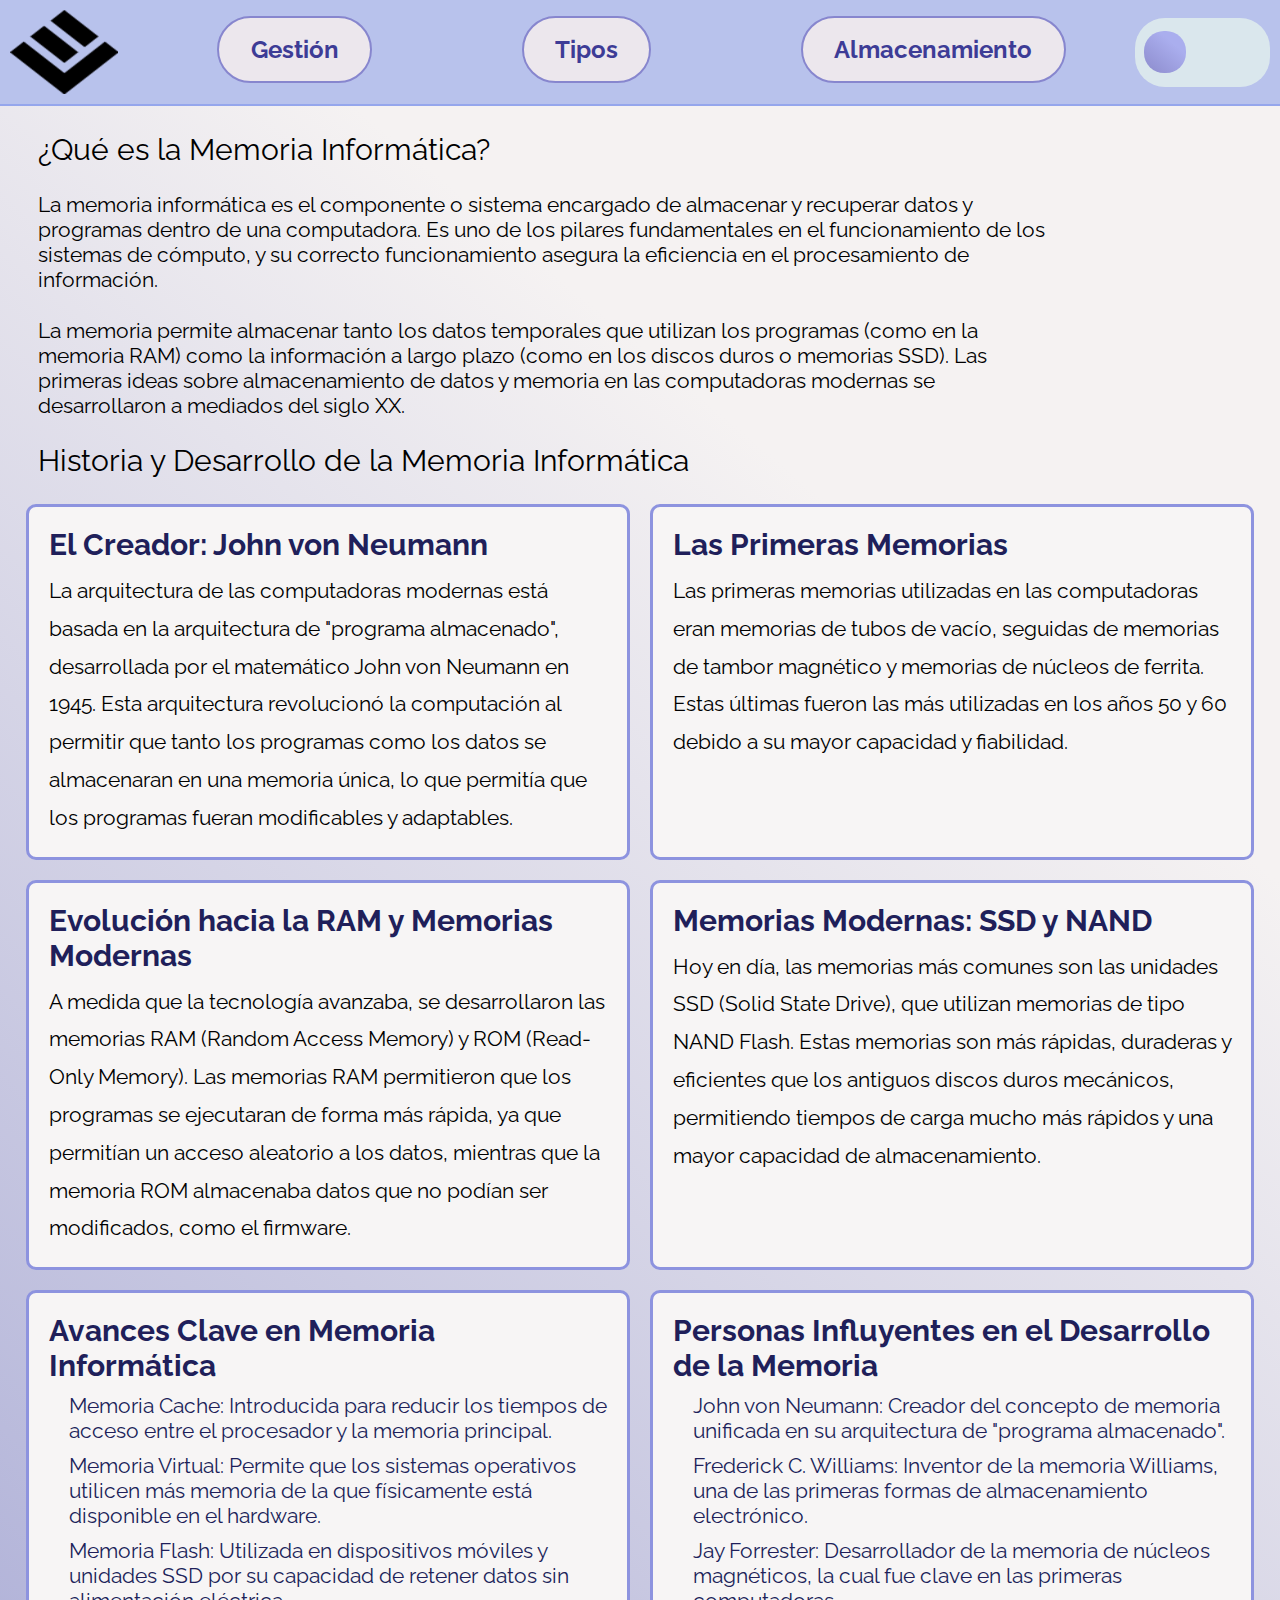
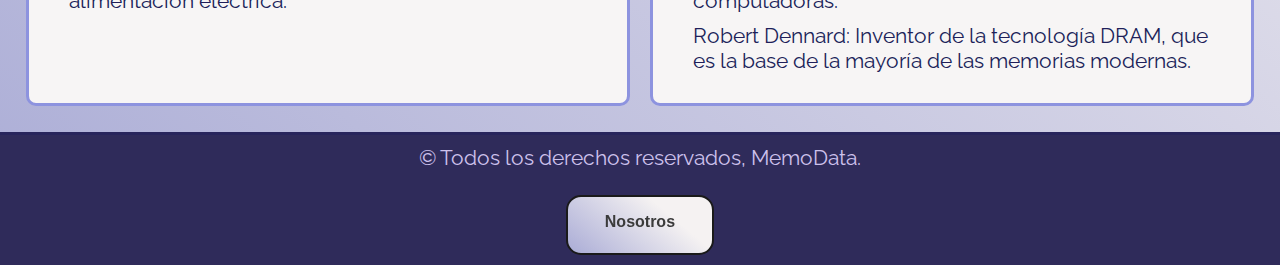
<file: index.html>
<!DOCTYPE html>
<html lang="en">
<head>
    <meta charset="UTF-8">
    <meta name="viewport" content="width=device-width, initial-scale=1.0">
    <title>Memoria Informática</title>
    <link rel="stylesheet" href="style.css">
</head>
<body>
    <header>
        <div class="logo">
            <a href="index.html"><img class="imgen" src="imgs/logo4.png" alt="logo2"></a>
        </div>
        <div class="nav-links">
            <a class="nav2" href="gestMemo.html"> Gestión</a>
            <a class="nav2" href="tipos.html">Tipos</a>
            <a class="nav2" href="almacenamiento.html">Almacenamiento</a>         
        </div>
        <div class="switch-container">
            <label class="switch">
                <input type="checkbox" id="colorSwitch">
                <span class="slider"></span>
            </label>
        </div>
        
    </header>
  <h1 class="intro">¿Qué es la Memoria Informática?</h1>
    <p class="intro">
        La memoria informática es el componente o sistema encargado de almacenar y recuperar datos y programas dentro de una computadora. Es uno de los pilares fundamentales en el funcionamiento de los sistemas de cómputo, y su correcto funcionamiento asegura la eficiencia en el procesamiento de información.
    </p>
    <p class="intro">
        La memoria permite almacenar tanto los datos temporales que utilizan los programas (como en la memoria RAM) como la información a largo plazo (como en los discos duros o memorias SSD). Las primeras ideas sobre almacenamiento de datos y memoria en las computadoras modernas se desarrollaron a mediados del siglo XX.
    </p>
    
    <h1 class="intro" >Historia y Desarrollo de la Memoria Informática</h1>

    <div class="memoria-sections">

        <div class="memoria-box">
            <h2>El Creador: John von Neumann</h2>
            <p>
                La arquitectura de las computadoras modernas está basada en la arquitectura de "programa almacenado", desarrollada por el matemático John von Neumann en 1945. Esta arquitectura revolucionó la computación al permitir que tanto los programas como los datos se almacenaran en una memoria única, lo que permitía que los programas fueran modificables y adaptables.
            </p>
        </div>

        <div class="memoria-box">
            <h2>Las Primeras Memorias</h2>
            <p>
                Las primeras memorias utilizadas en las computadoras eran memorias de tubos de vacío, seguidas de memorias de tambor magnético y memorias de núcleos de ferrita. Estas últimas fueron las más utilizadas en los años 50 y 60 debido a su mayor capacidad y fiabilidad.
            </p>
        </div>

        
        <div class="memoria-box">
            <h2>Evolución hacia la RAM y Memorias Modernas</h2>
            <p>
                A medida que la tecnología avanzaba, se desarrollaron las memorias RAM (Random Access Memory) y ROM (Read-Only Memory). Las memorias RAM permitieron que los programas se ejecutaran de forma más rápida, ya que permitían un acceso aleatorio a los datos, mientras que la memoria ROM almacenaba datos que no podían ser modificados, como el firmware.
            </p>
        </div>

        
        <div class="memoria-box">
            <h2>Memorias Modernas: SSD y NAND</h2>
            <p>
                Hoy en día, las memorias más comunes son las unidades SSD (Solid State Drive), que utilizan memorias de tipo NAND Flash. Estas memorias son más rápidas, duraderas y eficientes que los antiguos discos duros mecánicos, permitiendo tiempos de carga mucho más rápidos y una mayor capacidad de almacenamiento.
            </p>
        </div>

        
        <div class="memoria-box">
            <h2>Avances Clave en Memoria Informática</h2>
            <ul>
                <li>Memoria Cache: Introducida para reducir los tiempos de acceso entre el procesador y la memoria principal.</li>
                <li>Memoria Virtual: Permite que los sistemas operativos utilicen más memoria de la que físicamente está disponible en el hardware.</li>
                <li>Memoria Flash: Utilizada en dispositivos móviles y unidades SSD por su capacidad de retener datos sin alimentación eléctrica.</li>
            </ul>
        </div>


        <div class="memoria-box">
            <h2>Personas Influyentes en el Desarrollo de la Memoria</h2>
            <ul>
                <li>John von Neumann: Creador del concepto de memoria unificada en su arquitectura de "programa almacenado".</li>
                <li>Frederick C. Williams: Inventor de la memoria Williams, una de las primeras formas de almacenamiento electrónico.</li>
                <li>Jay Forrester: Desarrollador de la memoria de núcleos magnéticos, la cual fue clave en las primeras computadoras.</li>
                <li>Robert Dennard: Inventor de la tecnología DRAM, que es la base de la mayoría de las memorias modernas.</li>
            </ul>
        </div>
    </div>
  </div>
   
  <footer>
    <p>&copy; Todos los derechos reservados, MemoData.</p>

    <a class="nos" href="nosotros.html">Nosotros</a>
</footer> 
<script>
    const switchButton = document.getElementById('colorSwitch');
    switchButton.addEventListener('change', () => {
    document.body.classList.toggle('dark-mode');
    document.querySelector('header').classList.toggle('dark-mode');
    document.querySelector('footer').classList.toggle('dark-mode');
    document.querySelector('.nos').classList.toggle('dark-mode');
    const naves2 = document.querySelectorAll('.nav2');
    naves2.forEach(box => {
    box.classList.toggle('dark-mode');
   });
    const memoriaBoxes = document.querySelectorAll('.memoria-box');
    memoriaBoxes.forEach(box => {
    box.classList.toggle('dark-mode');
   });
});
</script>
</body>
</html>
</file>
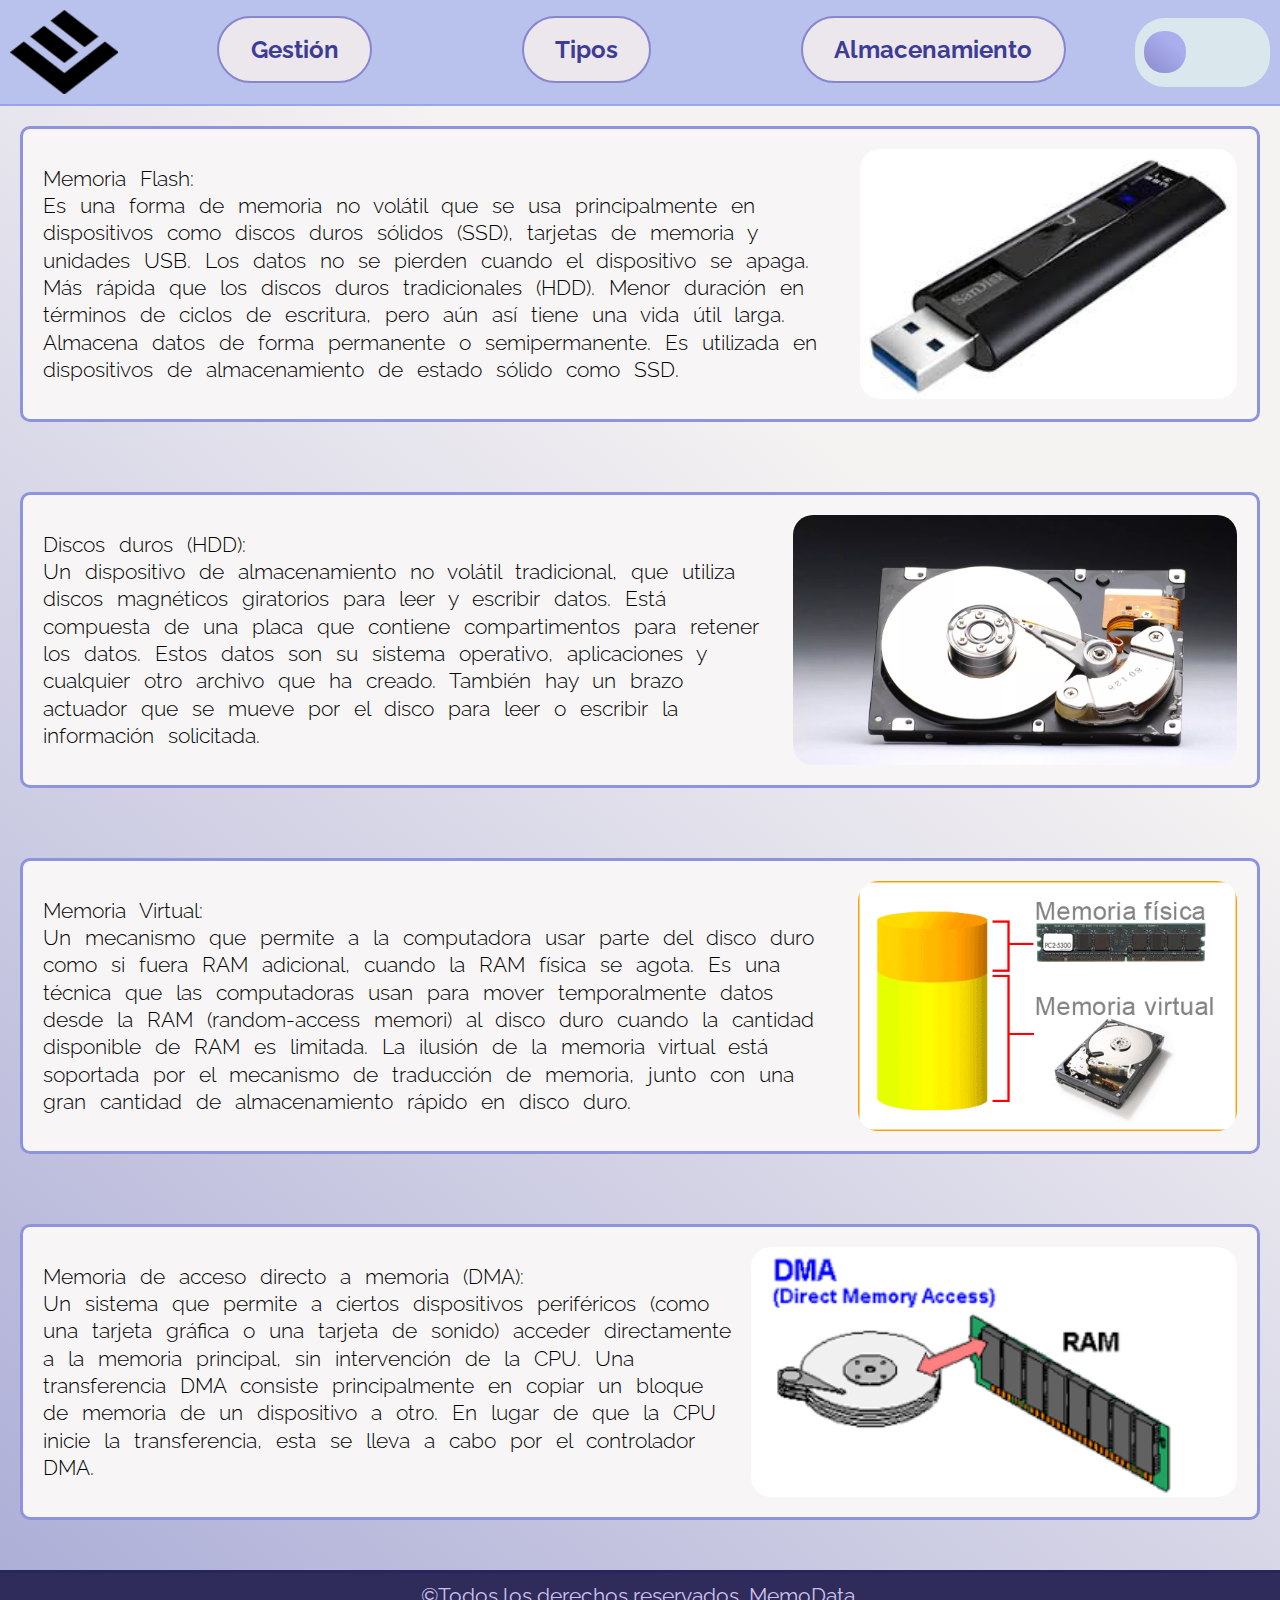
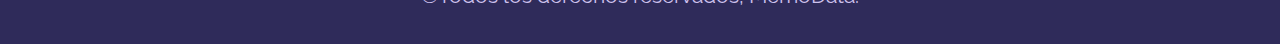
<file: almacenamiento.html>
<!DOCTYPE html>
<html lang="en">
<head>
    <meta charset="UTF-8">
    <meta name="viewport" content="width=device-width, initial-scale=1.0">
    <title>Memoria Informatica</title>
    <link rel="stylesheet" href="style.css">
</head>
<body>
    <header>
        <div class="logo">
            <a href="index.html"><img class="imgen" src="imgs/logo4.png" alt="logo2"></a>
        </div>
        <div class="nav-links">
            <a class="nav2" href="gestMemo.html"> Gestión</a>
            <a class="nav2" href="tipos.html">Tipos</a>
            <a class="nav2" href="almacenamiento.html">Almacenamiento</a> 
        </div>
        <div class="switch-container">
            <label class="switch">
                <input type="checkbox" id="colorSwitch">
                <span class="slider"></span>
            </label>
        </div>
        <script>
            const switchButton = document.getElementById('colorSwitch');
            switchButton.addEventListener('click', () => {
                document.body.classList.toggle('dark-mode');
                document.querySelector('header').classList.toggle('dark-mode');
                document.querySelector('footer').classList.toggle('dark-mode');
                const naves2 = document.querySelectorAll('.nav2');
    naves2.forEach(box => {
    box.classList.toggle('dark-mode');
   });
                const products = document.querySelectorAll('.product');
                products.forEach(product => {
                product.classList.toggle('dark-mode');
                });
                switchButton.textContent = document.body.classList.contains('dark-mode') ? 'Modo Claro' : 'Modo Oscuro';
            });
        </script>
    </div>
    </header>
    <div class="store-container">
    <div class="product">
    <p>
        Memoria Flash:
        <br>
        Es una forma de memoria no volátil que se usa principalmente en dispositivos como
        discos duros sólidos (SSD), tarjetas de memoria y unidades USB. Los datos no se pierden cuando el dispositivo se apaga. Más rápida que los discos duros tradicionales (HDD). Menor duración en términos de ciclos de escritura, pero aún así tiene una vida útil
        larga. Almacena datos de forma permanente o semipermanente. Es utilizada en dispositivos de almacenamiento de estado sólido como SSD.
    </p>
    <img class="imgens" src="imgs/flash.jpeg" alt="rom">
    </div>
    </div> 

    <div class="store-container">
        <div class="product">
        <p>
            Discos duros (HDD):
            <br>
            Un dispositivo de almacenamiento no volátil tradicional, que utiliza discos
            magnéticos giratorios para leer y escribir datos. Está compuesta de una placa que contiene compartimentos para retener los datos. Estos datos son su sistema operativo, aplicaciones y cualquier otro archivo que ha creado. También hay un brazo actuador que se mueve por el disco para leer o escribir la información solicitada.</p>
        <img class="imgens" src="imgs/disco-duro-hdd.png" alt="rom">
    </div>
    </div> 
        <div class="store-container">
            <div class="product">
                <p>
                    Memoria Virtual:
                    <br>
                    Un mecanismo que permite a la computadora usar parte del disco duro como si
                    fuera RAM adicional, cuando la RAM física se agota. Es una técnica que las computadoras usan para mover temporalmente datos desde la RAM (random-access memori) al disco duro cuando la cantidad disponible de RAM es limitada. La ilusión de la memoria virtual está soportada por el mecanismo de traducción de memoria, junto con una gran cantidad de almacenamiento rápido en disco duro.</p>           
                    <img class="imgens" src="imgs/memoriavirtual.png" alt="romi">         
        </div>
        </div>
            <div class="store-container">
                <div class="product">
                    <p>
                        Memoria de acceso directo a memoria (DMA):
                        <br>
                        Un sistema que permite a ciertos dispositivos periféricos (como una tarjeta gráfica o
                        una tarjeta de sonido) acceder directamente a la memoria principal, sin intervención de la
                        CPU.
                        Una transferencia DMA consiste principalmente en copiar un bloque de memoria de un dispositivo a otro. En lugar de que la CPU inicie la transferencia, esta se lleva a cabo por el controlador DMA.
                    </p>
                        <img class="imgens" src="imgs/dma.png" alt="dma">
                </div>
            </div>
        <footer>
            <p>&copy;Todos los derechos reservados, MemoData.</p>
        </footer>             
</body>
</html>
</file>
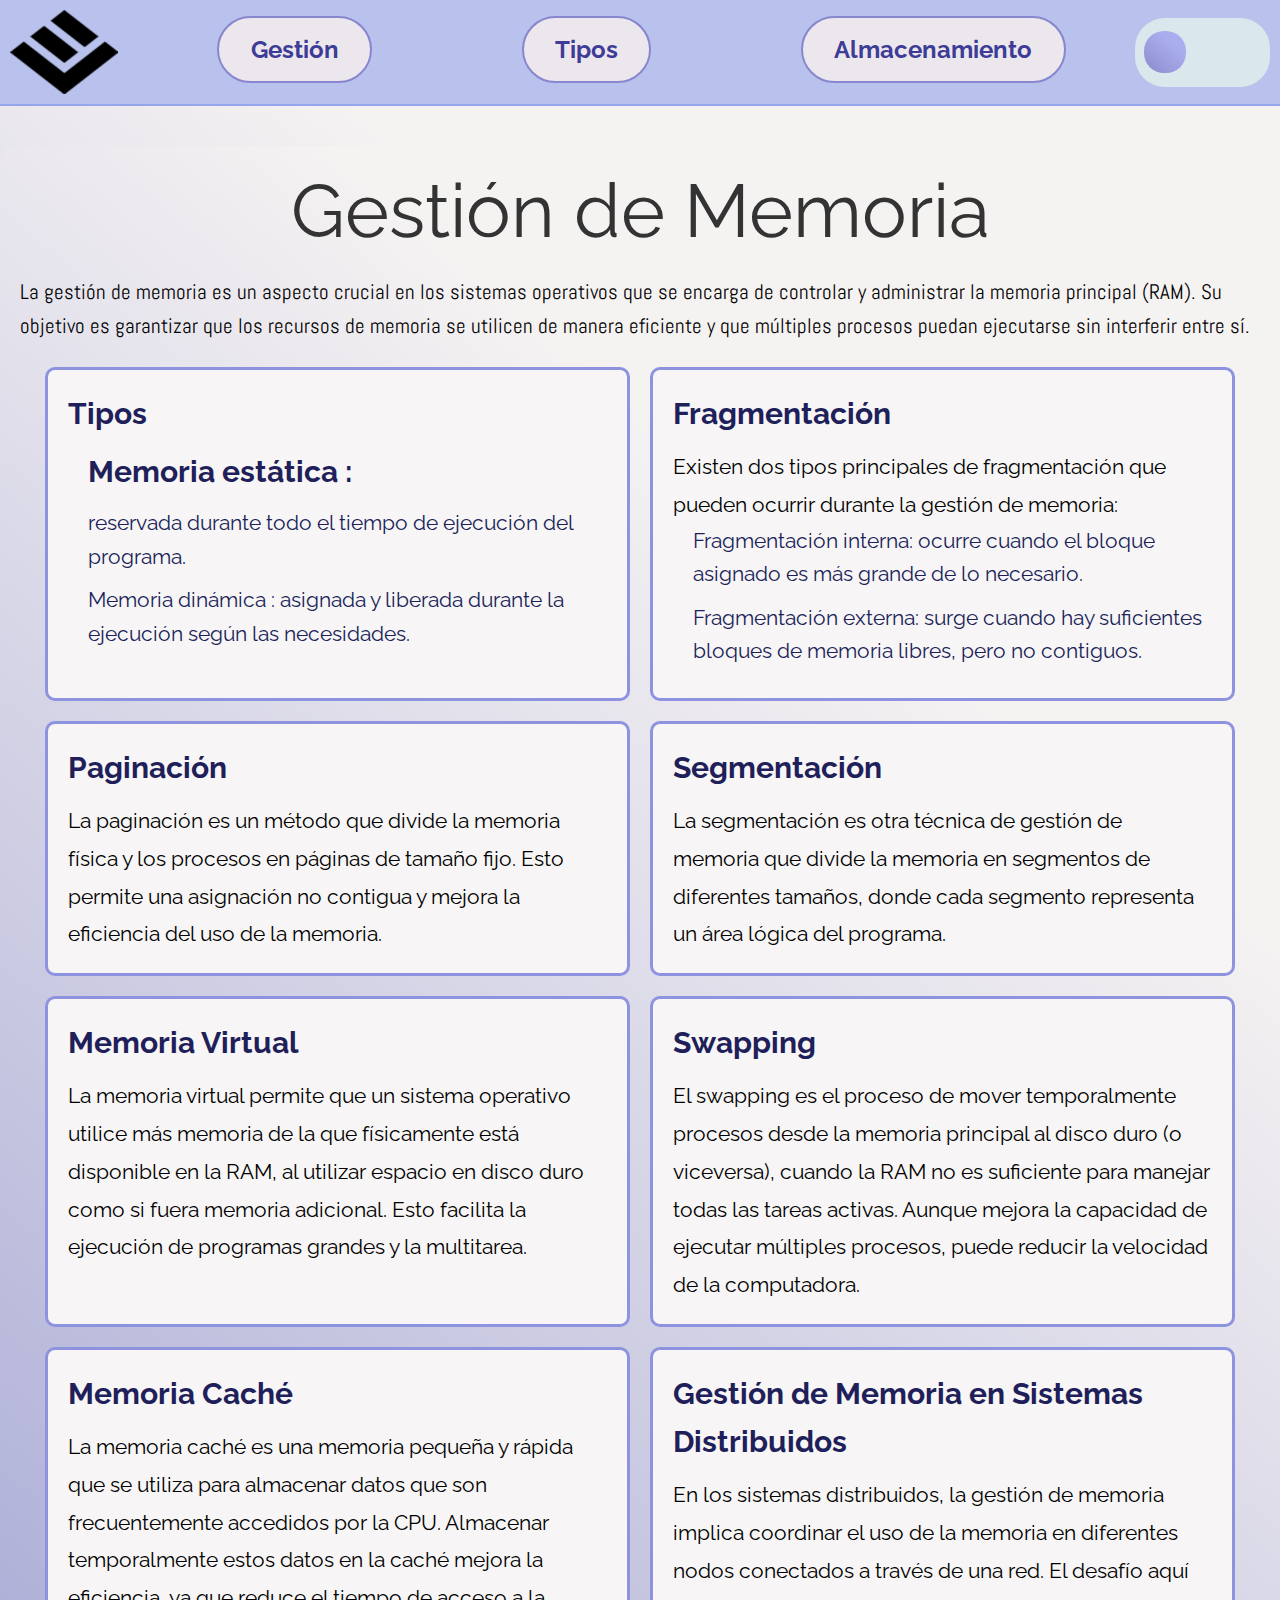
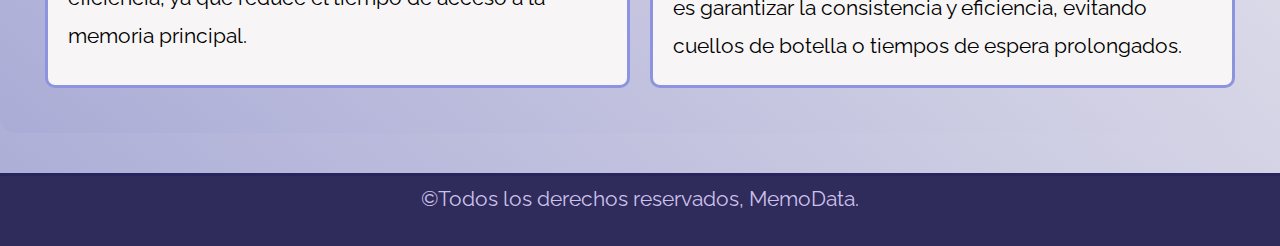
<file: gestMemo.html>
<!DOCTYPE html>
<html lang="en">
<head>
    <meta charset="UTF-8">
    <meta name="viewport" content="width=device-width, initial-scale=1.0">
    <title>Memoria Informatica</title>
    <link rel="stylesheet" href="style.css">
</head>
<body>
    <header>
        <div class="logo">
            <a href="index.html"><img class="imgen" src="imgs/logo4.png" alt="logo2"></a>
        </div>
        <div class="nav-links">
            <a class="nav2" href="gestMemo.html"> Gestión</a>
            <a class="nav2" href="tipos.html">Tipos</a>
            <a class="nav2" href="almacenamiento.html">Almacenamiento</a> 
        </div>
        <div class="switch-container">
            <label class="switch">
                <input type="checkbox" id="colorSwitch">
                <span class="slider"></span>
            </label>
        </div>
        <script>
            const switchButton = document.getElementById('colorSwitch');
            switchButton.addEventListener('click', () => {
                document.body.classList.toggle('dark-mode');
                document.querySelector('header').classList.toggle('dark-mode');
                document.querySelector('footer').classList.toggle('dark-mode');
                document.querySelector('.gest-memoria').classList.toggle('dark-mode');
                document.querySelector('.memoria-content').classList.toggle('dark-mode');
                const naves2 = document.querySelectorAll('.nav2');
    naves2.forEach(box => {
    box.classList.toggle('dark-mode');
   });
            const memoriaBoxes = document.querySelectorAll('.memoria-box');
            memoriaBoxes.forEach(box => {
            box.classList.toggle('dark-mode');
            }); 
            const h2 = table.querySelectorAll('h2');
                h2.forEach(h2 => {
                h2.classList.toggle('dark-mode');
                });
            switchButton.textContent = document.body.classList.contains('dark-mode') ? 'Modo Claro' : 'Modo Oscuro';
            });
        </script>
    </div>
    </header>
    <main>
        <section class="gest-memoria">
            <h1>Gestión de Memoria</h1>
            <div class="memoria-content">
                <p>
                    La gestión de memoria es un aspecto crucial en los sistemas operativos que se encarga de controlar y administrar la memoria principal (RAM). Su objetivo es garantizar que los recursos de memoria se utilicen de manera eficiente y que múltiples procesos puedan ejecutarse sin interferir entre sí.
                </p>
                <div class="memoria-sections">
                    <div class="memoria-box">
                        <h2>Tipos</h2>
                        <ul>
                            <li> <h2>Memoria estática :</h2> reservada durante todo el tiempo de ejecución del programa.</li>
                            <li> Memoria dinámica : asignada y liberada durante la ejecución según las necesidades.</li>
                        </ul>
                    </div>
                    <div class="memoria-box">
                        <h2>Fragmentación</h2>
                        <p>
                            Existen dos tipos principales de fragmentación que pueden ocurrir durante la gestión de memoria:
                        </p>
                        <ul>
                            <li>Fragmentación interna: ocurre cuando el bloque asignado es más grande de lo necesario.</li>
                            <li>Fragmentación externa: surge cuando hay suficientes bloques de memoria libres, pero no contiguos.</li>
                        </ul>
                    </div>
                    <div class="memoria-box">
                        <h2>Paginación</h2>
                        <p>
                            La paginación es un método que divide la memoria física y los procesos en páginas de tamaño fijo. Esto permite una asignación no contigua y mejora la eficiencia del uso de la memoria.
                        </p>
                    </div>
                    <div class="memoria-box">
                        <h2>Segmentación</h2>
                        <p>
                            La segmentación es otra técnica de gestión de memoria que divide la memoria en segmentos de diferentes tamaños, donde cada segmento representa un área lógica del programa.
                        </p>
                    </div>
                    <div class="memoria-box">
                        <h2>Memoria Virtual</h2>
                        <p>
                            La memoria virtual permite que un sistema operativo utilice más memoria de la que físicamente está disponible en la RAM, al utilizar espacio en disco duro como si fuera memoria adicional. Esto facilita la ejecución de programas grandes y la multitarea.
                        </p>
                    </div>

                    <div class="memoria-box">
                        <h2>Swapping</h2>
                        <p>
                            El swapping es el proceso de mover temporalmente procesos desde la memoria principal al disco duro (o viceversa), cuando la RAM no es suficiente para manejar todas las tareas activas. Aunque mejora la capacidad de ejecutar múltiples procesos, puede reducir la velocidad de la computadora.
                        </p>
                    </div>

                    <div class="memoria-box">
                        <h2>Memoria Caché</h2>
                        <p>
                            La memoria caché es una memoria pequeña y rápida que se utiliza para almacenar datos que son frecuentemente accedidos por la CPU. Almacenar temporalmente estos datos en la caché mejora la eficiencia, ya que reduce el tiempo de acceso a la memoria principal.
                        </p>
                    </div>

                    <div class="memoria-box">
                        <h2>Gestión de Memoria en Sistemas Distribuidos</h2>
                        <p>
                            En los sistemas distribuidos, la gestión de memoria implica coordinar el uso de la memoria en diferentes nodos conectados a través de una red. El desafío aquí es garantizar la consistencia y eficiencia, evitando cuellos de botella o tiempos de espera prolongados.
                        </p>
                    </div>
                </div>
            </div>
        </section>
    </main>
    <footer>
        <p>&copy;Todos los derechos reservados, MemoData.</p>
    </footer>
</body>
</html>
</file>
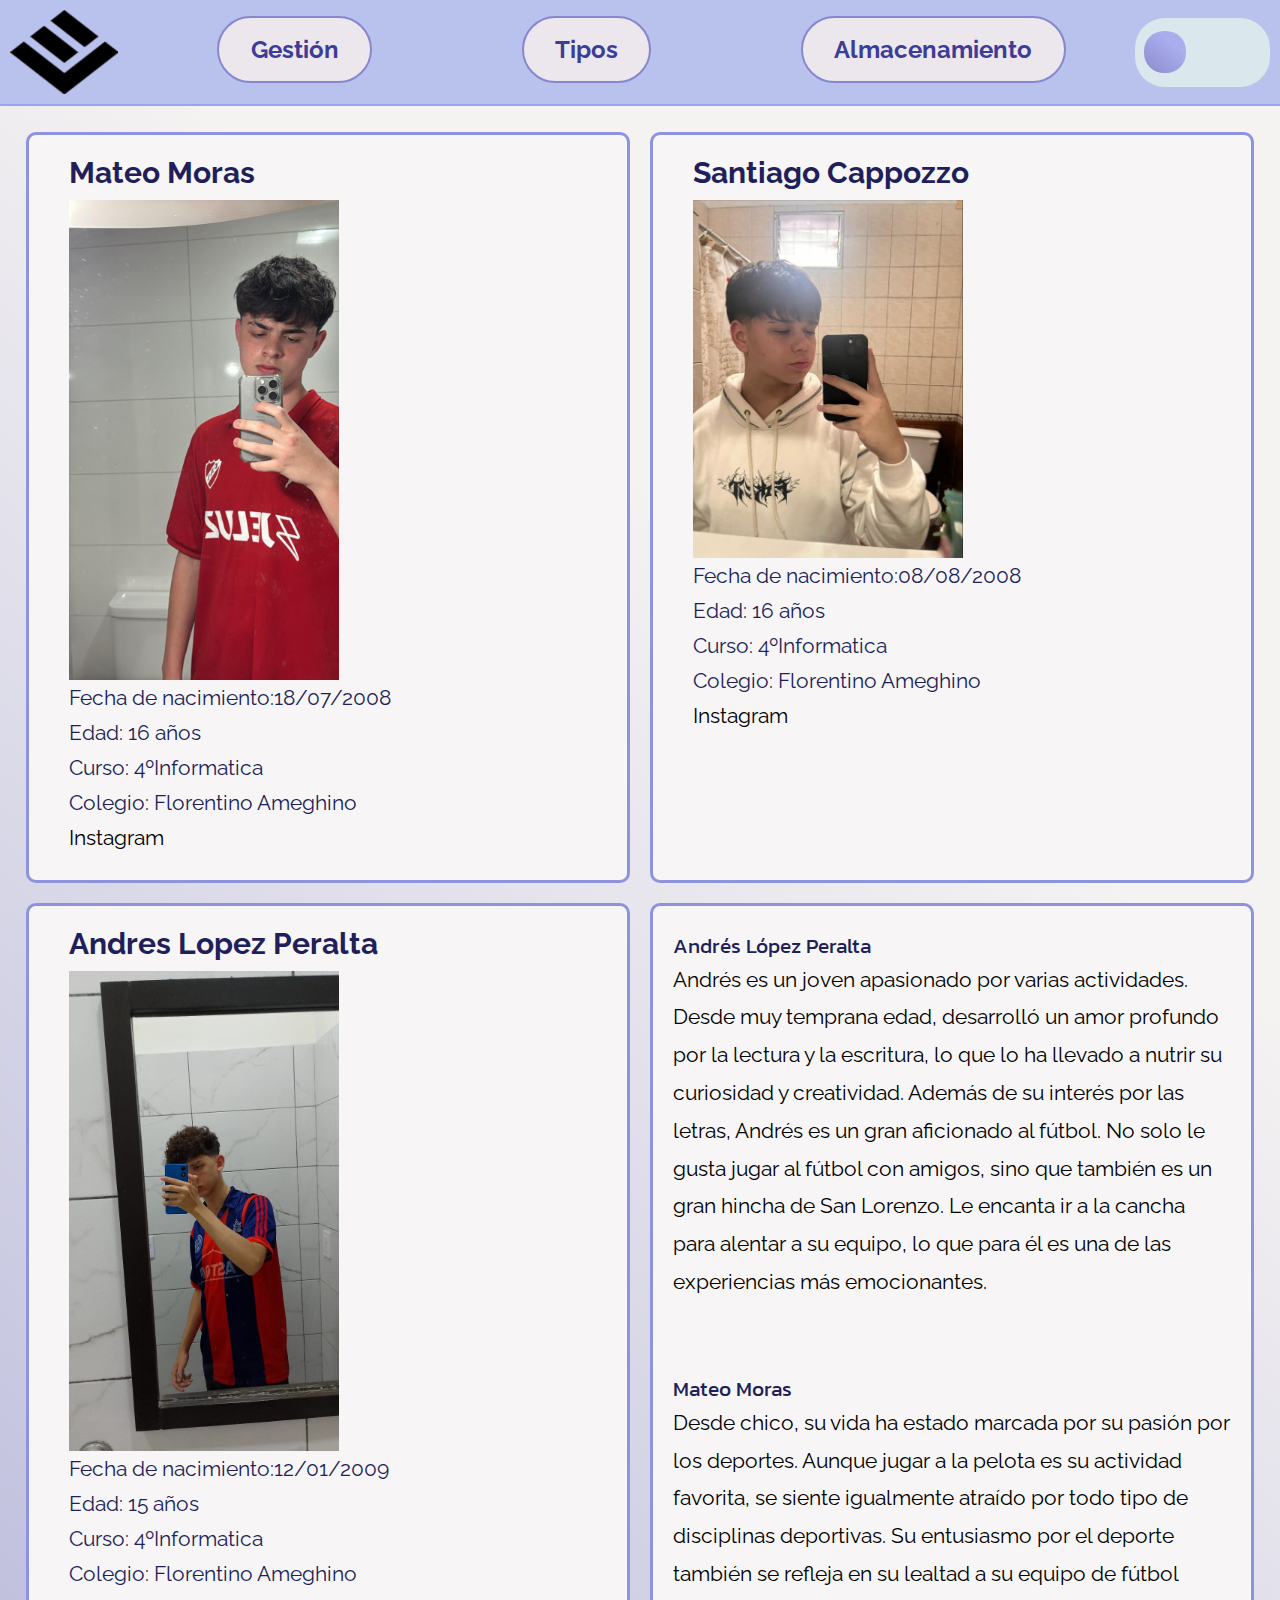
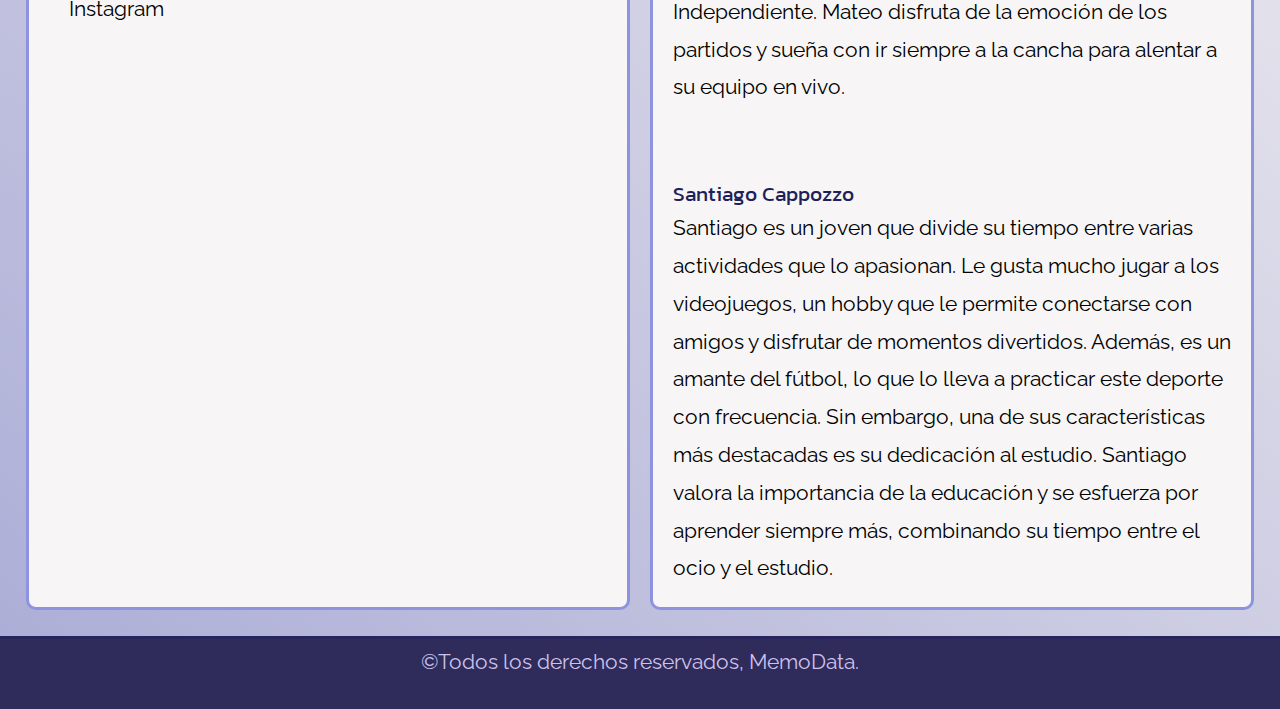
<file: nosotros.html>
<!DOCTYPE html>
<html lang="en">
<head>
    <meta charset="UTF-8">
    <meta name="viewport" content="width=device-width, initial-scale=1.0">
    <title>Memoria Informatica</title>
    <link rel="stylesheet" href="style.css">
</head>
<body>
    <header>
        <div class="logo">
            <a href="index.html"><img class="imgen" src="imgs/logo4.png" alt="logo2"></a>
        </div>
        <div class="nav-links">
            <a class="nav2" href="gestMemo.html"> Gestión</a>
            <a class="nav2" href="tipos.html">Tipos</a>
            <a class="nav2" href="almacenamiento.html">Almacenamiento</a>  
        </div>
        <div class="switch-container">
            <label class="switch">
                <input type="checkbox" id="colorSwitch">
                <span class="slider"></span>
            </label>
        </div>
        <script>
            const switchButton = document.getElementById('colorSwitch');
            switchButton.addEventListener('click', () => {
                document.body.classList.toggle('dark-mode');
                document.querySelector('header').classList.toggle('dark-mode');
                document.querySelector('footer').classList.toggle('dark-mode');
                const naves2 = document.querySelectorAll('.nav2');
    naves2.forEach(box => {
    box.classList.toggle('dark-mode');
   });
            const memoriaBoxes = document.querySelectorAll('.memoria-box');
            memoriaBoxes.forEach(box => {
            box.classList.toggle('dark-mode');
            }); 

            switchButton.textContent = document.body.classList.contains('dark-mode') ? 'Modo Claro' : 'Modo Oscuro';

            });
        </script>
    </div> 
    </header>
    <div class="memoria-sections">
    <div class="memoria-box">
        <ul>
    <h2>Mateo Moras</h2>
    <img class="nosotros" src="imgs/Mateo.jpeg" alt="Mateo">
    <li>    Fecha de nacimiento:18/07/2008</li>
    <li>    Edad: 16 años</li>
    <li>    Curso: 4ºInformatica</li>
    <li>    Colegio: Florentino Ameghino</li>
    <a href="https://www.instagram.com/matemoras24"><li>Instagram</li></a>
        </ul>

</div>
<div class="memoria-box">

        <ul>
            <h2>Santiago Cappozzo</h2>
            <img class="nosotros" src="imgs/Santi.jpeg" alt="Santi">
            <li>    Fecha de nacimiento:08/08/2008</li>
            <li>    Edad: 16 años</li>
            <li>    Curso: 4ºInformatica</li>
            <li>    Colegio: Florentino Ameghino</li>
            <a href="https://www.instagram.com/ssanti.cappozzo"><li>Instagram</li></a>
                </ul>

                </div>
                <div class="memoria-box">
                <ul>
                    <h2>Andres Lopez Peralta</h2>
                    <img class="nosotros" src="imgs/Andres.jpeg" alt="Andres">
                    <li>    Fecha de nacimiento:12/01/2009</li>
                    <li>    Edad: 15 años</li>
                    <li>    Curso: 4ºInformatica</li>
                    <li>    Colegio: Florentino Ameghino</li>
                    <a href="https://www.instagram.com/andrul0"><li>Instagram</li></a>
                        </ul>
                    </div>
                    <div class="memoria-box">
                        <strong>Andrés López Peralta</strong>
                        <br>
                        <p>Andrés es un joven apasionado por varias actividades. Desde muy temprana edad, desarrolló un amor profundo por la lectura y la escritura, lo que lo ha llevado a nutrir su curiosidad y creatividad. Además de su interés por las letras, Andrés es un gran aficionado al fútbol. No solo le gusta jugar al fútbol con amigos, sino que también es un gran hincha de San Lorenzo. Le encanta ir a la cancha para alentar a su equipo, lo que para él es una de las experiencias más emocionantes.</p>
                        <br>
                        <br>
                        <strong>Mateo Moras</strong>
                        <br>
                        <p>Desde chico, su vida ha estado marcada por su pasión por los deportes. Aunque jugar a la pelota es su actividad favorita, se siente igualmente atraído por todo tipo de disciplinas deportivas. Su entusiasmo por el deporte también se refleja en su lealtad a su equipo de fútbol Independiente. Mateo disfruta de la emoción de los partidos y sueña con ir siempre a la cancha para alentar a su equipo en vivo.</p>
                        <br>
                        <br>
                        <strong>Santiago Cappozzo</strong>
                        <br>
                        <p>Santiago es un joven que divide su tiempo entre varias actividades que lo apasionan. Le gusta mucho jugar a los videojuegos, un hobby que le permite conectarse con amigos y disfrutar de momentos divertidos. Además, es un amante del fútbol, lo que lo lleva a practicar este deporte con frecuencia. Sin embargo, una de sus características más destacadas es su dedicación al estudio. Santiago valora la importancia de la educación y se esfuerza por aprender siempre más, combinando su tiempo entre el ocio y el estudio.</p>
                    </div>
                </div>
                <footer>
                    <p>&copy;Todos los derechos reservados, MemoData.</p>
                </footer> 
                
</body>
</html>
</file>
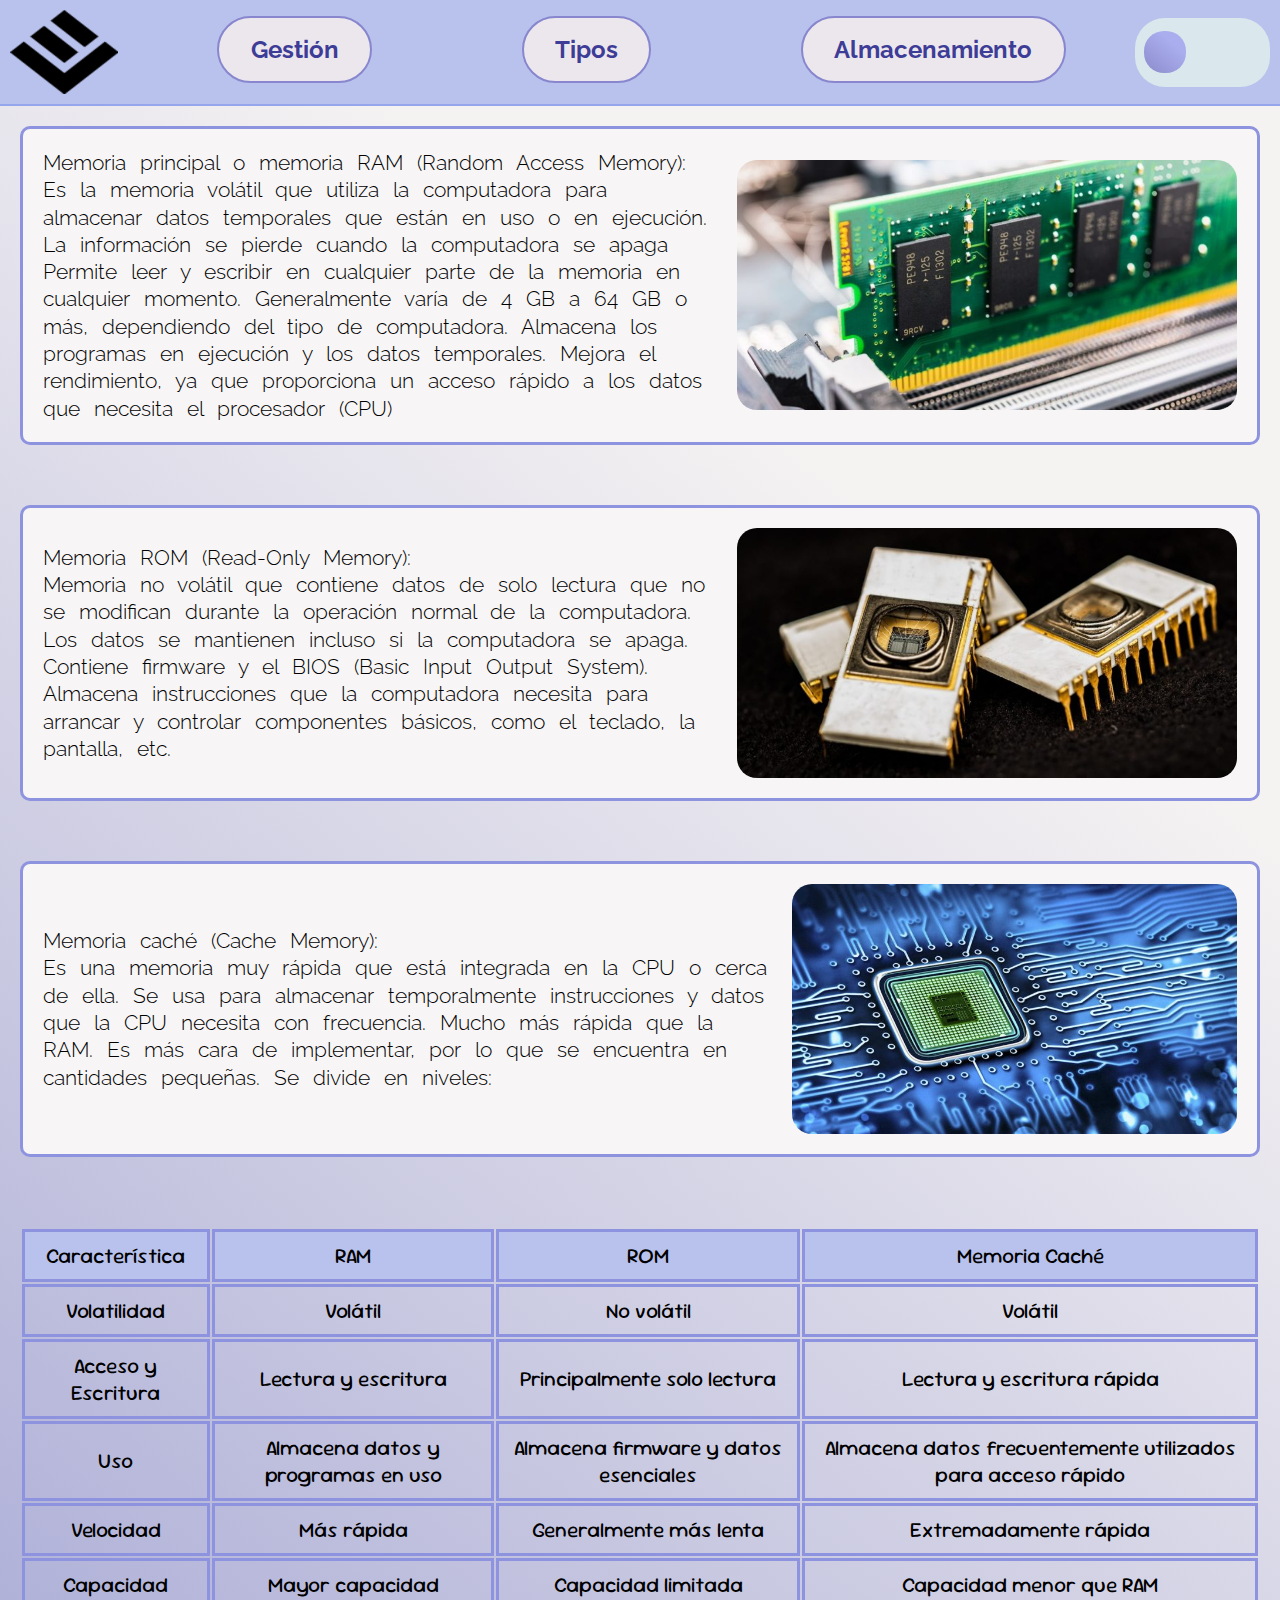
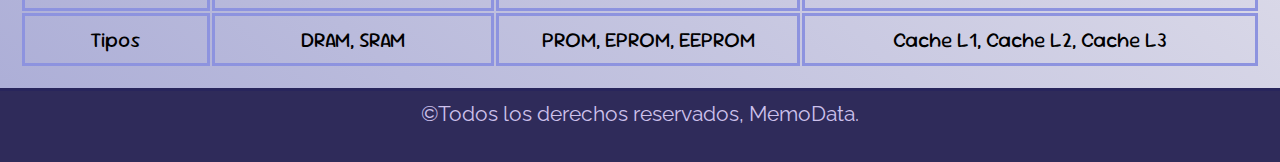
<file: tipos.html>
<!DOCTYPE html>
<html lang="en">
<head>
    <meta charset="UTF-8">
    <meta name="viewport" content="width=device-width, initial-scale=1.0">
    <title>Memoria Informatica</title>
    <link rel="stylesheet" href="style.css">
</head>
<body>
    <header>
        <div class="logo">
            <a href="index.html"><img class="imgen" src="imgs/logo4.png" alt="logo2"></a>
        </div>
        <div class="nav-links">
            <a class="nav2" href="gestMemo.html"> Gestión</a>
            <a class="nav2" href="tipos.html">Tipos</a>
            <a class="nav2" href="almacenamiento.html">Almacenamiento</a>  
        </div>
        <div class="switch-container">
            <label class="switch">
                <input type="checkbox" id="colorSwitch">
                <span class="slider"></span>
            </label>
        </div>
        <script>
            const switchButton = document.getElementById('colorSwitch');
            switchButton.addEventListener('click', () => {
                document.body.classList.toggle('dark-mode');
                document.querySelector('header').classList.toggle('dark-mode');
                document.querySelector('footer').classList.toggle('dark-mode');
                const naves2 = document.querySelectorAll('.nav2');
    naves2.forEach(box => {
    box.classList.toggle('dark-mode');
   });
                const products = document.querySelectorAll('.product');
                products.forEach(product => {
                product.classList.toggle('dark-mode');
                });
                const tables = document.querySelectorAll('table');
                tables.forEach(table => {
                table.classList.toggle('dark-mode'); 

                const ths = table.querySelectorAll('th');
                ths.forEach(th => {
                th.classList.toggle('dark-mode');
                });

                const tds = table.querySelectorAll('td');
                tds.forEach(td => {
                td.classList.toggle('dark-mode');
                });
                const trs = table.querySelectorAll('tr');
                trs.forEach(tr => {
                tr.classList.toggle('dark-mode');
                });
            });
                switchButton.textContent = document.body.classList.contains('dark-mode') ? 'Modo Claro' : 'Modo Oscuro';
            });
        </script>
    </div>
    </header>
    <div class="store-container">
        <div class="product">
            <p>
                Memoria principal o memoria RAM (Random Access Memory):
                <br>
                Es la memoria volátil que utiliza la computadora para almacenar datos temporales que están en uso o en ejecución. La información se pierde cuando la computadora se apaga Permite leer y escribir en cualquier parte de la memoria en cualquier momento. Generalmente varía de 4 GB a 64 GB o más, dependiendo del tipo de
                computadora. Almacena los programas en ejecución y los datos temporales. Mejora el rendimiento, ya que proporciona un acceso rápido a los datos que necesita
                el procesador (CPU)
            </p>
            <img class="imgens" src="imgs/ram.jpg" alt="romi">
        </div>
        <div class="product">
            <p>
                Memoria ROM (Read-Only Memory):
                <br>
                Memoria no volátil que contiene datos de solo lectura que no se modifican durante
                la operación normal de la computadora.  Los datos se mantienen incluso si la computadora se apaga. Contiene firmware y el BIOS (Basic Input Output System). Almacena instrucciones que la computadora necesita para arrancar y controlar
                componentes básicos, como el teclado, la pantalla, etc.
            </p>
            <img class="imgens" src="imgs/rom.jpg" alt="rom">
        </div>
        <div class="product">
            <p>
                Memoria caché (Cache Memory):
                <br>
                Es una memoria muy rápida que está integrada en la CPU o cerca de ella. Se usa para almacenar temporalmente instrucciones y datos que la CPU necesita con frecuencia. Mucho más rápida que la RAM. Es más cara de implementar, por lo que se encuentra en cantidades pequeñas. Se divide en niveles:
            </p>
            <img class="imgens" src="imgs/Cache.jpg" alt="cache">       
        </div>
    </div>
    <center>
    <table>
        <thead>
            <tr>
                <th>Característica</th>
                <th>RAM</th>
                <th>ROM</th>
                <th>Memoria Caché</th>
            </tr>
        </thead>
        <tbody>
            <tr>
                <td>Volatilidad</td>
                <td>Volátil</td>
                <td>No volátil</td>
                <td>Volátil</td>
            </tr>
            <tr>
                <td>Acceso y Escritura</td>
                <td>Lectura y escritura</td>
                <td>Principalmente solo lectura</td>
                <td>Lectura y escritura rápida</td>
            </tr>
            <tr>
                <td>Uso</td>
                <td>Almacena datos y programas en uso</td>
                <td>Almacena firmware y datos esenciales</td>
                <td>Almacena datos frecuentemente utilizados para acceso rápido</td>
            </tr>
            <tr>
                <td>Velocidad</td>
                <td>Más rápida</td>
                <td>Generalmente más lenta</td>
                <td>Extremadamente rápida</td>
            </tr>
            <tr>
                <td>Capacidad</td>
                <td>Mayor capacidad</td>
                <td>Capacidad limitada</td>
                <td>Capacidad menor que RAM</td>
            </tr>
            <tr>
                <td>Tipos</td>
                <td>DRAM, SRAM</td>
                <td>PROM, EPROM, EEPROM</td>
                <td>Cache L1, Cache L2, Cache L3</td>
            </tr>
        </tbody>
    </table>
    </center>
    <footer>
        <p>&copy;Todos los derechos reservados, MemoData.</p>
    </footer>   
</body>
</html>
</file>
<file: style.css>
@import url('https://fonts.googleapis.com/css2?family=Kanit:ital,wght@0,100;0,200;0,300;0,400;0,500;0,600;0,700;0,800;0,900;1,100;1,200;1,300;1,400;1,500;1,600;1,700;1,800;1,900&display=swap');
@import url('https://fonts.googleapis.com/css2?family=Abel&family=Kanit:ital,wght@0,100;0,200;0,300;0,400;0,500;0,600;0,700;0,800;0,900;1,100;1,200;1,300;1,400;1,500;1,600;1,700;1,800;1,900&display=swap');
@import url('https://fonts.googleapis.com/css2?family=Raleway:ital,wght@0,100..900;1,100..900&display=swap');
@import url('https://fonts.googleapis.com/css2?family=Kanit:ital,wght@0,100;0,200;0,300;0,400;0,500;0,600;0,700;0,800;0,900;1,100;1,200;1,300;1,400;1,500;1,600;1,700;1,800;1,900&family=Sour+Gummy:ital,wght@0,100..900;1,100..900&display=swap');
*{
    box-sizing: border-box;
    margin: 0px;
    padding: 0px;
    font-family: 'Rajdhani';
    font-size: 30px;
    list-style: none;   
}
body{
    background-size: cover;
    background-repeat: no-repeat;
    background: linear-gradient(40deg, #aaacd6, #f5f2f2 70%);
}
header{
    display: flex;
    align-items: center;
    justify-content: space-between;
    padding: 10px;
    background: rgb(184, 194, 236);
    border-bottom: solid rgb(149, 166, 236) 2px;
}
.intro{
    font-family: "Raleway", sans-serif;
    font-weight: 400;
    margin: 2% 3%;
    width: 80%;
}
.logo{
    cursor:pointer;
    display: inline-block;
}
.imgen{
    height: 2.8rem;
    transition: all 0.3s;
    width: 4.6rem;
    display:flex;
    padding-right:30px;
}
.imgens{
    height: 400px;
    width: 800px;
    border-radius: 10px;
    transition: all 0.3s;

}
.nav-links{
    display: flex;
    justify-content: center;
    flex-grow: 1;
    gap: 150px;
}
a{
    color: rgb(0, 0, 0);
    text-decoration: none;
    font-family: "Kanit", sans-serif;
  font-weight: 400;
  font-style: normal;
  margin-bottom: 5px;
}
a:hover{
    color: rgb(255, 255, 255);
    cursor: pointer;
    transition: 0.3s;
}
.banner {
    height: 30vh;
    display: flex;
    justify-content: center;
    align-items: center;
    text-align: center;
    color: white;
}

.banner-content {
    background-color: rgba(0, 0, 0, 0.5);
    padding: 20px;
    border-radius: 10px;
}
h1{
    text-decoration: none;
    font-family: "Kanit", sans-serif;
  font-weight: 400;
}
p{
    font-family: "Abel", sans-serif;
    font-weight: 400;
    font-style: normal;
    font-size: 0.7rem;
}
ul{
    font-family: "Abel", sans-serif;
    font-weight: 400;
    font-style: normal;
    font-size: x-large;
}
li{
    font-family: "Raleway", sans-serif;
    font-optical-sizing: auto;
    font-weight: 300 Italic;
    font-style: normal;
    font-size: 0.8rem;
}

.button {
    display: inline-block;
    padding: 10px 20px;
    background-color: rgb(0, 0, 0);
    color: rgb(255, 255, 255);
    text-decoration: none;
    border-radius: 5px;
    transition: background-color 0.3s ease;
}

.button:hover {
    background-color: #fdfdfd;
    color:rgb(0, 0, 0);
}

.store-container {
    display: flex;
    justify-content: space-around;
    flex-wrap: wrap;
    gap: 30px;
    padding: 20px;
    max-width: 1900px;
    margin: auto;
    display: grid;
}

.product {
    display: flex;
    align-items: center;
    justify-content: space-between;
    border-radius: 10px;
    padding: 20px;
    text-align: left;
    width: 100%;
    background: #f7f5f5;
    border: rgb(141, 147, 223) solid;
    border-radius: 10px;
    padding: 20px;
    color: rgb(32, 31, 90);
    gap: 20px;
    margin-bottom: 30px;
}
.product p {
    text-align: left;
    font-family: "Raleway", sans-serif;
    font-optical-sizing: auto;
    font-weight: 300;
    font-style: normal;
    max-width: 100%;
    font-size: 0.7rem;
    line-height: 1.3;
    word-spacing: 0.3rem;
    color: #000000;
}
.tit{
    font-family: "Kanit", sans-serif;
    font-weight: 400;
    font-style: normal;
}
.product img.imgens {
    height: 250px;
    width: auto;
    max-width: 100%;
    border-radius: 20px;
    transition: all 0.3s;
    object-fit: cover;
}

table {
    margin: 20px;
}
th, td {
    padding: 10px;
    text-align: center;
    border: rgb(141, 147, 223) solid;
    font-family: "Sour Gummy", sans-serif;
    font-optical-sizing: auto;
    font-weight: 400;
    font-style: normal;
    font-size: 0.7rem;
}

th {
    background: rgb(184, 194, 236);
    color: #000000;
}
tbody tr:hover {
    background: rgb(184, 194, 236);
    transition: 0.2s;
}
footer {
    background: rgb(47, 43, 90);
    color: rgb(205, 193, 236);
    text-align: center;
    padding: 10px 0;
    position: relative;
    bottom: 0;
    width: 100%;
    border-top: solid rgb(40, 37, 92);
}

footer p {
    margin: 0;
    font-family: "Raleway", sans-serif;
    font-optical-sizing: auto;
    font-weight: 400;
    font-style: normal;
    padding-bottom: 2%;
}

.gest-memoria {
    margin: 40px auto;
    max-width: 1700px;
    padding: 20px;
    background: linear-gradient(40deg, #aaacd6, #f5f2f2 70%);
    border-radius: 15px;
}
.gest-memoria.dark-mode{
    background: linear-gradient(40deg, #0a0a0a, #161616 70%);
}
.gest-memoria.dark-mode h1{
    color: #fff;
}
.gest-memoria h1 {
    font-family: "Raleway", sans-serif;
    font-optical-sizing: auto;
    font-weight: 400 Italic;
    font-style: normal;
    font-size: 2.5rem;
    color: #333;
    text-align: center;
    margin-bottom: 20px;
}

.memoria-content {
    font-family: "Raleway", sans-serif;
    font-optical-sizing: auto;
    font-weight: 400 Italic;
    font-style: normal;
    color:#000000;
    line-height: 1.6;
}
.memoria-content.dark-mode {
    color: #fff;
}

.memoria-sections {
    display: grid;
    grid-template-columns: repeat(2, 1fr);
    gap: 20px;
    margin: 2%;
}
.memoria-box {
    background: #f7f5f5;
    border: rgb(141, 147, 223) solid;
    border-radius: 10px;
    padding: 20px;
    color: rgb(32, 31, 90);
}

.memoria-box h2{
    font-family: "Raleway", sans-serif;
    font-optical-sizing: auto;
    font-weight: 400 Italic;
    font-style: normal;
    font-size: 1rem;
    margin-bottom: 10px;
}

.memoria-box p{
    font-family: "Raleway", sans-serif;
    font-optical-sizing: auto;
    font-weight: 400;
    font-style: normal;
    font-size: 0.7rem;
    line-height: 1.8;
    word-spacing: 1.5;
    color: #000000;
}

.memoria-box ul {
    margin-left: 20px;
}

.memoria-box ul {
    margin-bottom: 10px;
    font-family: "Raleway", sans-serif;
    font-optical-sizing: auto;
    font-weight: 400;
    font-style: normal;
    font-size: 0.7rem;
}
.memoria-box li{
        margin-bottom: 10px;
        font-family: "Raleway", sans-serif;
        font-optical-sizing: auto;
        font-weight: 400;
        font-style: normal;
        font-size: 0.7rem;

}

.memoria-imagen {
    text-align: center;
    margin-top: 30px;
}

.memoria-imagen img {
    max-width: 100%;
    border-radius: 10px;
    border: solid;
}

.nosotros {
    width: 270px;
    
}
strong{
    font-family: "Kanit", sans-serif;
  font-weight: 400;
  font-style: normal;
  font-size: 0.7rem;
  color: rgb(32, 31, 90);
}
  .switch {
    display: block;
    --width-of-switch: 4.5em;
    --height-of-switch: 2.3em;
    --size-of-icon: 1.4em;
    --slider-offset: 0.3em;
    position: relative;
    width: var(--width-of-switch);
    height: var(--height-of-switch);
}

.switch input {
    opacity: 0;
    width: 0;
    height: 0;
}

.slider {
    position: absolute;
    cursor: pointer;
    top: 0;
    left: 0;
    right: 0;
    bottom: 0;
    background-color: rgba(224, 236, 236, 0.863);
    transition: .4s;
    border-radius: 30px;
}

.slider:before {
    position: absolute;
    content: "";
    height: var(--size-of-icon);
    width: var(--size-of-icon);
    border-radius: 20px;
    left: var(--slider-offset);
    top: 50%;
    transform: translateY(-50%);
    background: linear-gradient(40deg, #8c8bcc, #aaaeee 70%);
    transition: .4s;
}

input:checked + .slider {
    background-color: #030303;
}

input:checked + .slider:before {
    left: calc(100% - (var(--size-of-icon) + var(--slider-offset)));
    background: #030303;
    box-shadow: inset -3px -2px 5px -2px #141414dc, inset -10px -4px 0 0 rgba(224, 236, 236, 0.863);
}
  .nav2 {
    background-color: rgba(245, 237, 237, 0.863);
    color: rgb(61, 60, 150);
    border-radius: 10em;
    font-size: 0.8em;
    padding: 0.7em 1.3em;
    cursor: pointer;
    transition: all 0.3s;
    border: 2px solid rgb(135, 134, 206);
    font-family:"Raleway";
    font-weight: bold;
  }
  
  .nav2:hover {
    transform: translateY(-4px) translateX(-2px);
    box-shadow: 2px 5px 0 0 #242424;
    color: rgb(42, 40, 139);
    background-color: #d3d2e9;
  };
  
  .nav2:active {
    transform: translateY(2px) translateX(1px);
    box-shadow: 0 0 0 0 black;
  }

  body.dark-mode {
    background: linear-gradient(40deg, #0a0a0a, #161616 70%);
    color: #e0e0e0;
    border-color:#2b2b2b;
}

header.dark-mode, footer.dark-mode {
    background: #6361619d;
    color: #e0e0e0;
    border-color: #555;
}

.intro.dark-mode,
.nav-links.dark-mode{
    color: #ffffff;
    background-color: #2b2b2b;
}
.product.dark-mode{
  background: #6361619d;
  border-color:#2b2b2b;
}

.memoria-box.dark-mode {
  background: #6361619d;
  border-color:#1b1b1b;
}
.memoria-box.dark-mode p {
  color: #e0e0e0; 
}
.memoria-box.dark-mode h2{
  color:#e0e0e0; 
}
.memoria-box.dark-mode ul, 
.memoria-box.dark-mode li {
  color: #e0e0e0;  
}
.product.dark-mode p {
  color: #e0e0e0;  
}

.product.dark-mode .tit {
  color: #e0e0e0;  
}

table.dark-mode {
  background-color: #333; 
  border-color: #555;
}

th.dark-mode, td.dark-mode {
  color: #e0e0e0; 
  border: rgb(125, 125, 126) solid;
}


th.dark-mode {
  background: linear-gradient(40deg, #141414, #161616 70%);
}


tbody tr.dark-mode:hover {
  background-color: #555; 
}
a.dark-mode {
    color: #a0a0a0;
}

a.dark-mode:hover {
    color: #ffffff;
}

.button.dark-mode {
    background-color: #444;
    color: #e0e0e0;
}

.button.dark-mode:hover {
    background-color: #666;
    color: #ffffff;
}
.nav2.dark-mode {
    color: rgb(252, 252, 255);
    background-color: #030303;
    border: 2px solid rgb(58, 58, 59);
  }
.nos {
  appearance: none;
  background: linear-gradient(40deg, #aaacd6, #f5f2f2 70%);
  border: 0.125em solid #1A1A1A;
  border-radius: 0.9375em;
  box-sizing: border-box;
  color: #3B3B3B;
  cursor: pointer;
  display: inline-block;
  font-family: Roobert,-apple-system,BlinkMacSystemFont,"Segoe UI",Helvetica,Arial,sans-serif,"Apple Color Emoji","Segoe UI Emoji","Segoe UI Symbol";
  font-size: 16px;
  font-weight: 600;
  line-height: normal;
  margin: 0;
  min-height: 3.75em;
  min-width: 0;
  outline: none;
  padding: 1em 2.3em;
  text-align: center;
  text-decoration: none;
  transition: all 300ms cubic-bezier(.23, 1, 0.32, 1);
  user-select: none;
  -webkit-user-select: none;
  touch-action: manipulation;
  will-change: transform;
 }
 .nos.dark-mode{
  background: #6361619d;
  color: #fff;
  border: #6361619d;;

 }
 .nos.dark-mode:hover{
  background: #ffffff;
  color: #131313;

 }
 .nos:disabled {
  pointer-events: none;
 }
 
 .nos:hover {
  color: #fff;
  background: rgb(47, 43, 90);
  box-shadow: rgba(0, 0, 0, 0.25) 0 8px 15px;
  transform: translateY(-2px);
 }
 
 .nos:active {
  box-shadow: none;
  transform: translateY(0);
 }
</file>
